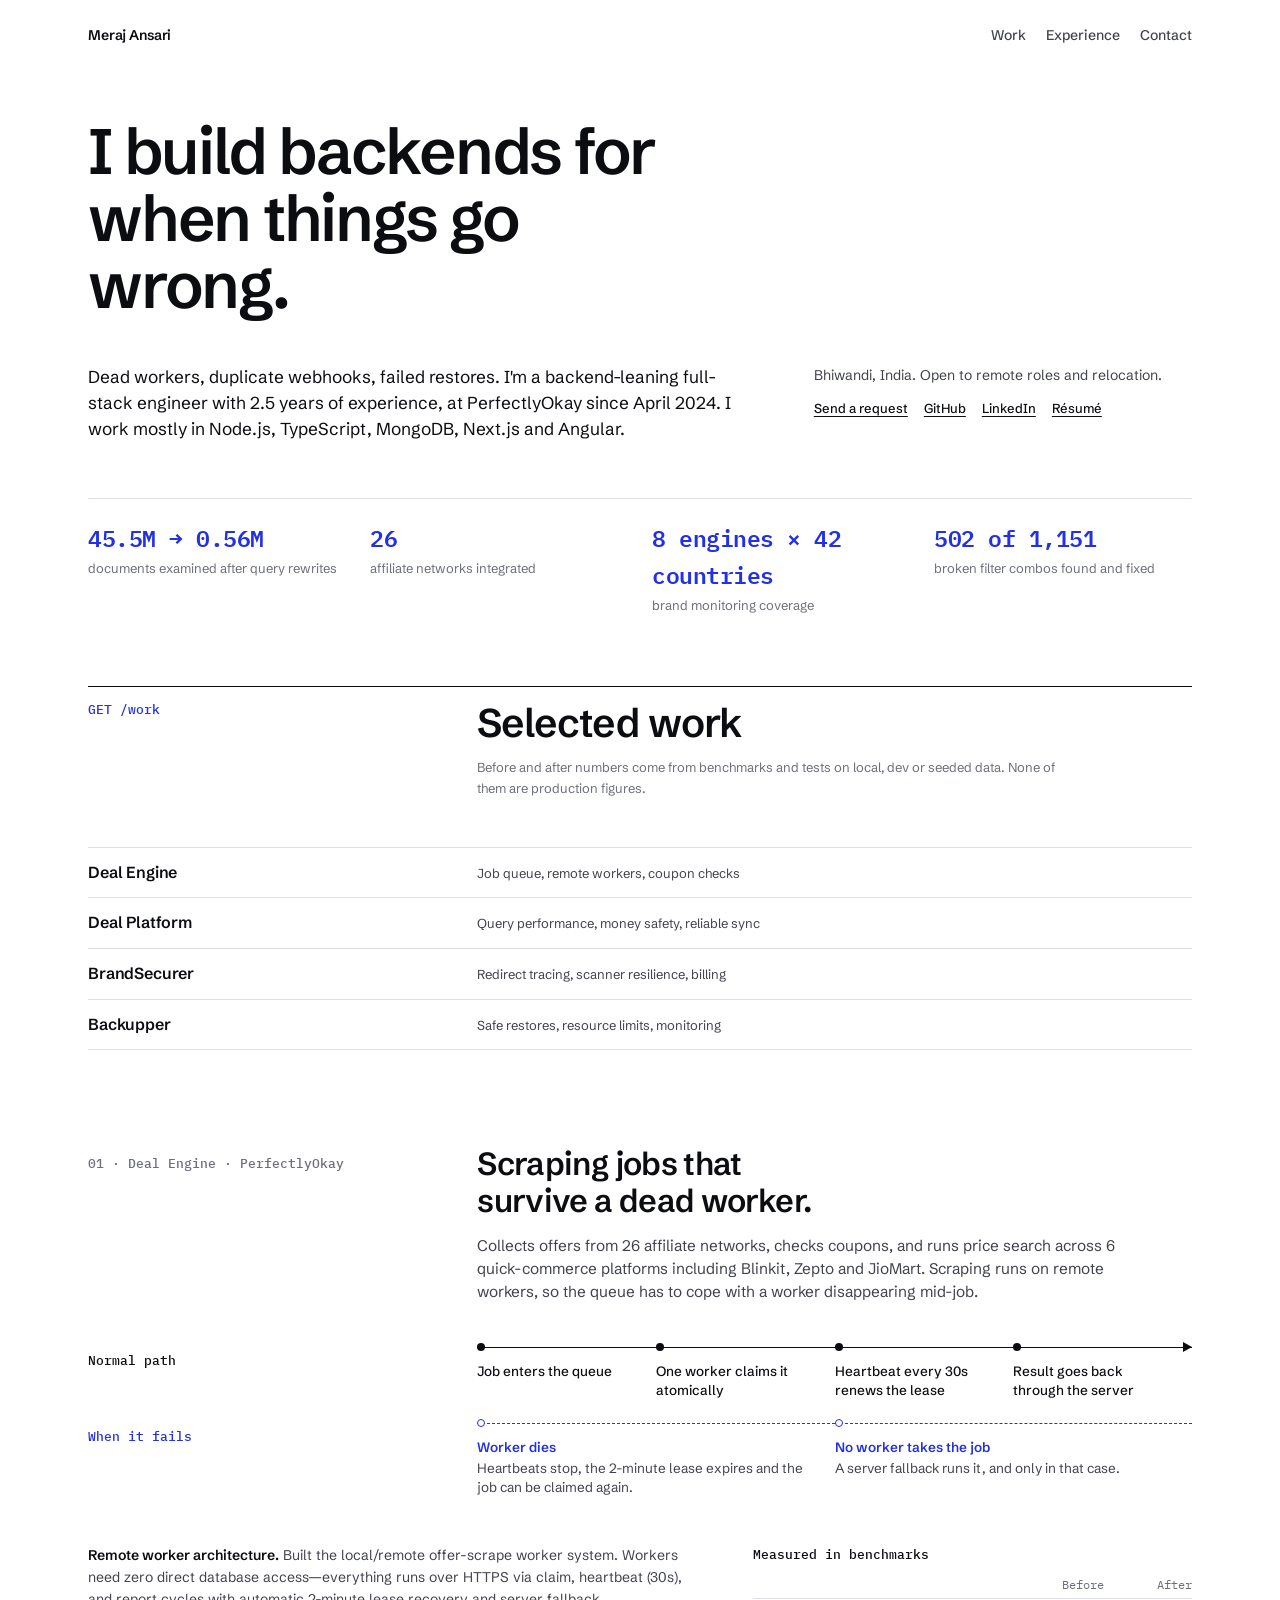
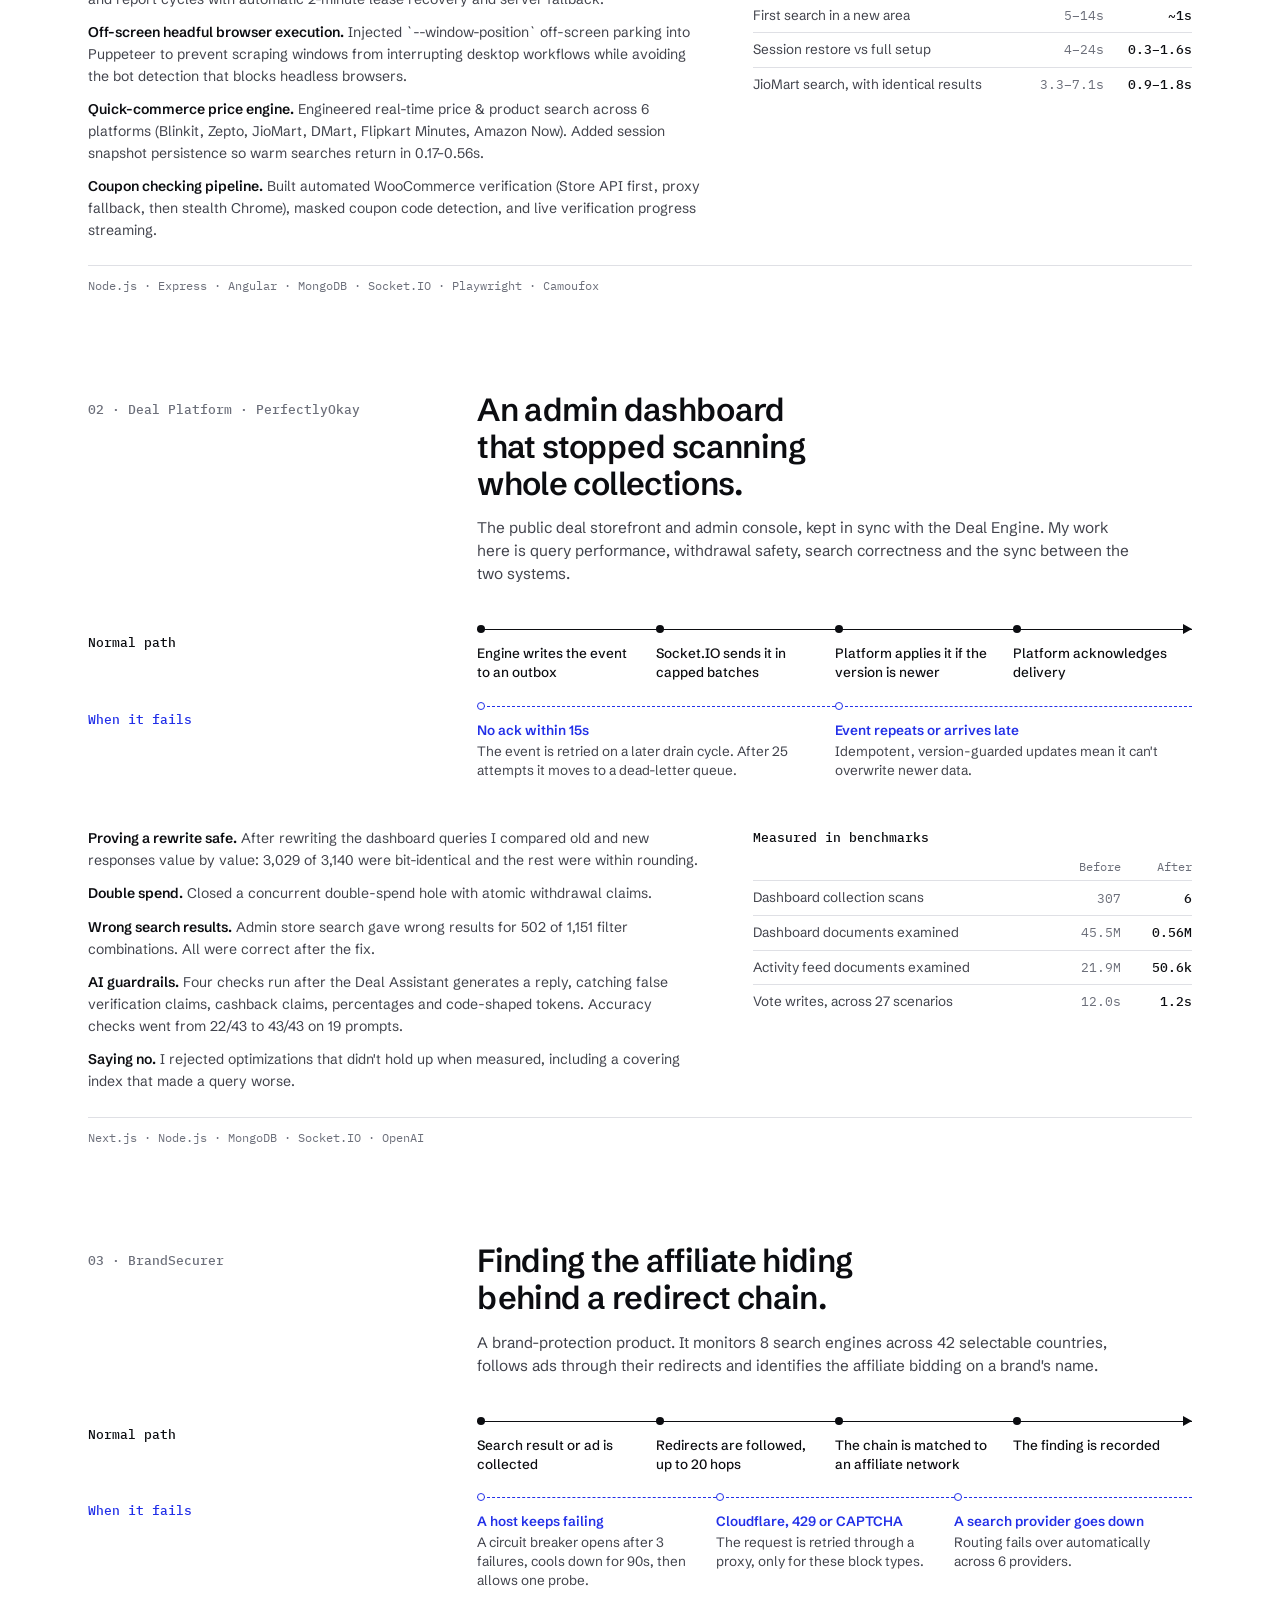
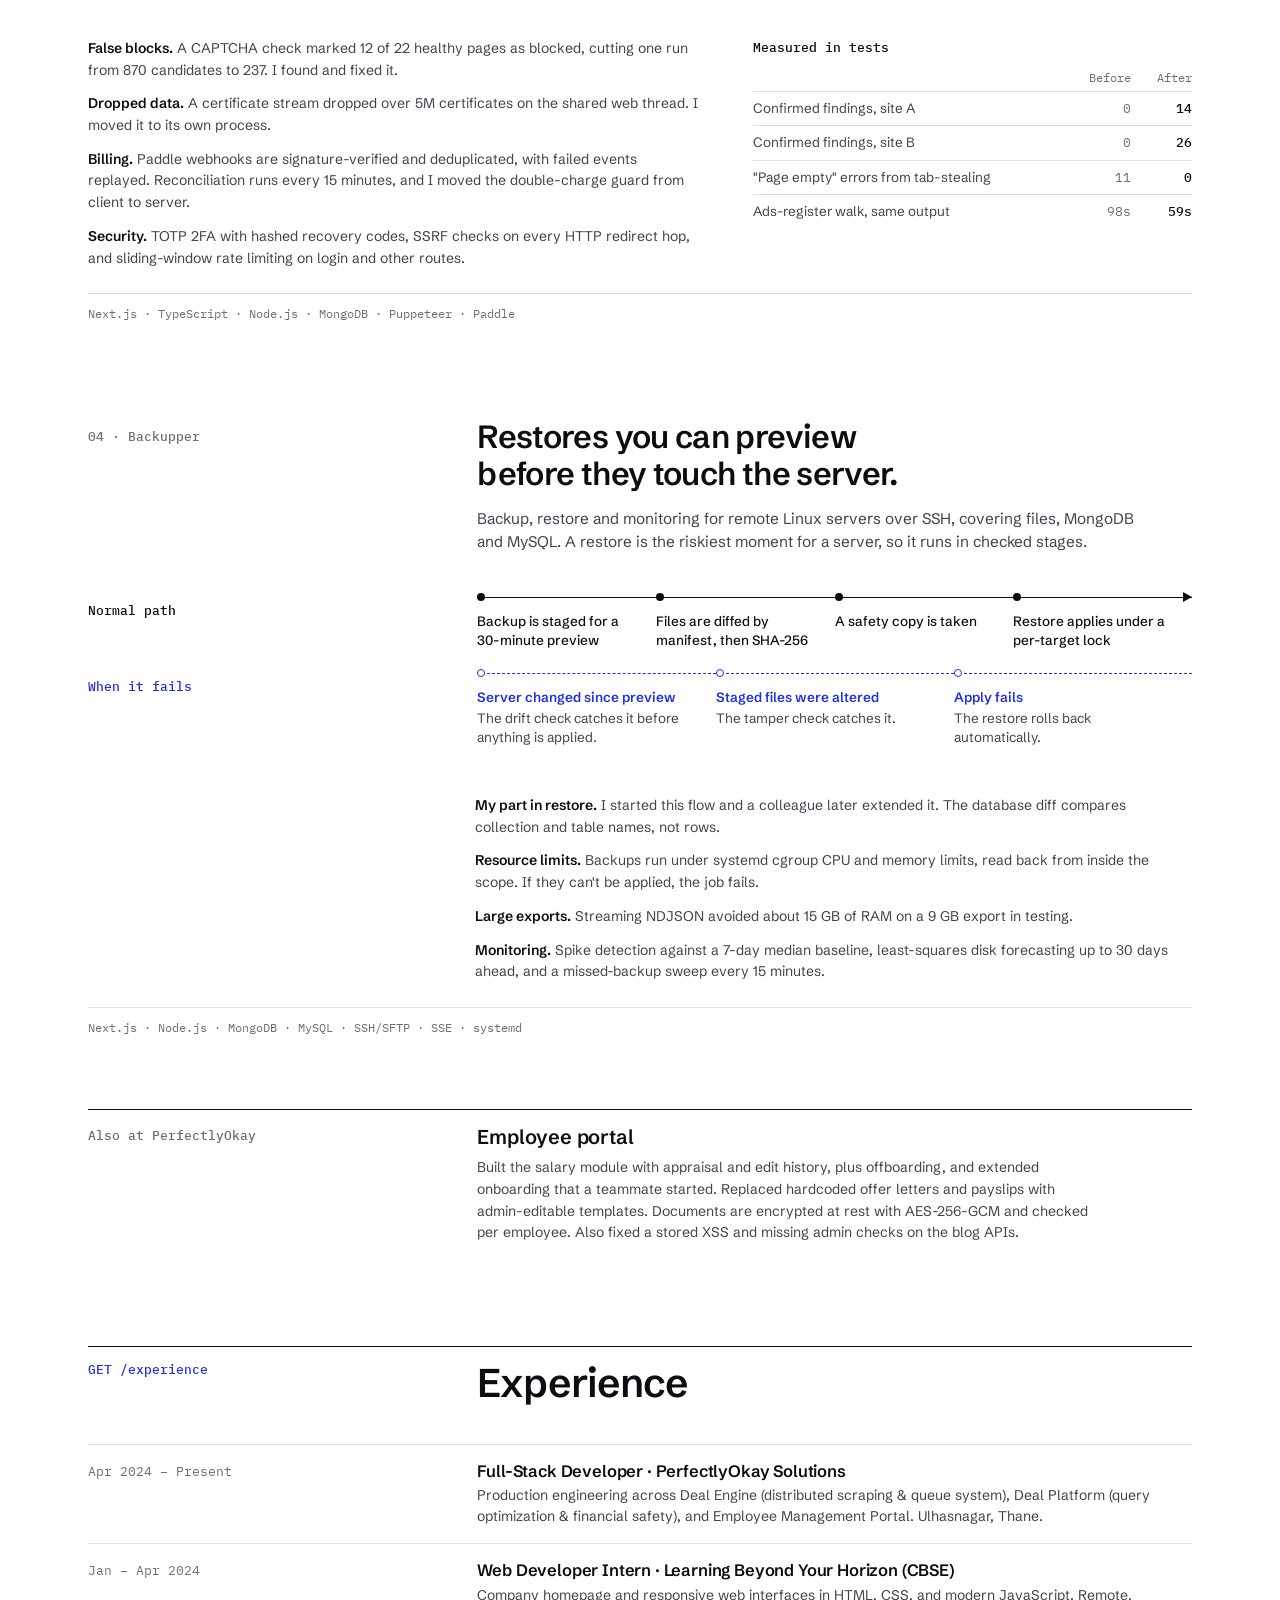
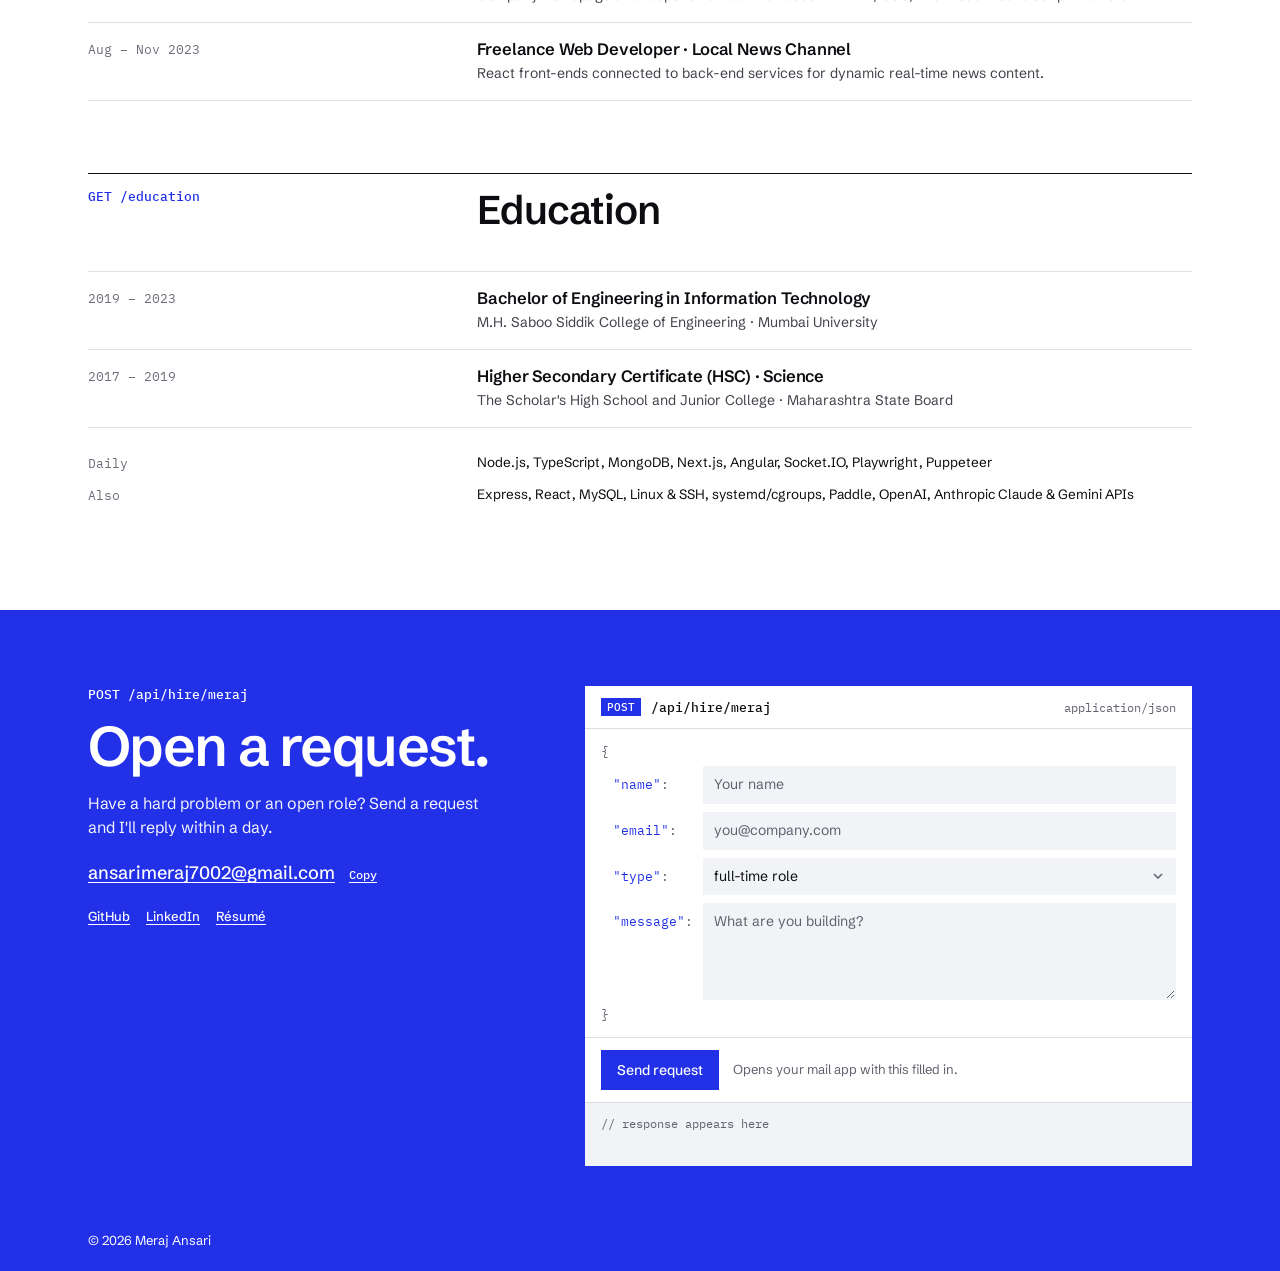
<file: index.html>
<!doctype html>
<html lang="en">
<head>
  <meta charset="utf-8" />
  <meta name="viewport" content="width=device-width, initial-scale=1" />
  <title>Meraj Ansari · Full-Stack Engineer</title>
  <meta name="description" content="Backend-leaning full-stack engineer with 2.5 years of experience. Job queues, reliable delivery, billing, query performance and safe restores." />
  <meta property="og:title" content="Meraj Ansari · Full-Stack Engineer" />
  <meta property="og:description" content="I build backends for when things go wrong: dead workers, duplicate webhooks, failed restores." />
  <meta property="og:type" content="website" />
  <meta property="og:image" content="og-image.svg" />
  <meta name="twitter:card" content="summary_large_image" />
  <meta name="twitter:title" content="Meraj Ansari · Full-Stack Engineer" />
  <meta name="twitter:description" content="I build backends for when things go wrong: dead workers, duplicate webhooks, failed restores." />
  <meta name="twitter:image" content="og-image.svg" />
  <meta name="color-scheme" content="light dark" />
  <meta name="theme-color" content="#ffffff" media="(prefers-color-scheme: light)" />
  <meta name="theme-color" content="#0c0d11" media="(prefers-color-scheme: dark)" />
  <link rel="icon" href="data:image/svg+xml,%3Csvg xmlns='http://www.w3.org/2000/svg' viewBox='0 0 32 32'%3E%3Crect width='32' height='32' fill='%232230e8'/%3E%3Cpath d='M7 24V8h3.4l5.6 8 5.6-8H25v16h-3.4V14l-5.6 8-5.6-8v10z' fill='%23fff'/%3E%3C/svg%3E" />
  <link rel="preconnect" href="https://fonts.googleapis.com" />
  <link rel="preconnect" href="https://fonts.gstatic.com" crossorigin />
  <link href="https://fonts.googleapis.com/css2?family=IBM+Plex+Mono:wght@400;500&family=Schibsted+Grotesk:wght@400;500;600;700&display=swap" rel="stylesheet" />
  <link rel="stylesheet" href="styles.css" />
</head>
<body>

  <a href="#top" class="skip">Skip to content</a>

  <header class="top wrap" id="header">
    <a href="#top" class="brand">Meraj Ansari</a>
    <nav aria-label="Sections">
      <a href="#work">Work</a>
      <a href="#experience">Experience</a>
      <a href="#contact">Contact</a>
    </nav>
  </header>

  <main id="top">
    <section class="hero wrap">
      <h1 class="reveal">I build backends for when things go wrong.</h1>
      <div class="hero-foot reveal">
        <p class="lede">
          Dead workers, duplicate webhooks, failed restores. I'm a backend-leaning
          full-stack engineer with 2.5 years of experience, at PerfectlyOkay since
          April 2024. I work mostly in Node.js, TypeScript, MongoDB, Next.js and Angular.
        </p>
        <div class="hero-side">
          <p>Bhiwandi, India. Open to remote roles and relocation.</p>
          <p class="links">
            <a href="#contact">Send a request</a>
            <a data-link="github" target="_blank" rel="noopener">GitHub</a>
            <a data-link="linkedin" target="_blank" rel="noopener">LinkedIn</a>
            <a data-link="resume" download>Résumé</a>
          </p>
        </div>
      </div>

      <div class="numbers reveal">
        <dl class="num-grid">
          <div><dt>45.5M → 0.56M</dt><dd>documents examined after query rewrites</dd></div>
          <div><dt>26</dt><dd>affiliate networks integrated</dd></div>
          <div><dt>8 engines × 42 countries</dt><dd>brand monitoring coverage</dd></div>
          <div><dt>502 of 1,151</dt><dd>broken filter combos found and fixed</dd></div>
        </dl>
      </div>
    </section>

    <section class="wrap" id="work">
      <div class="sec-head">
        <p class="route">GET /work</p>
        <h2>Selected work</h2>
        <p class="sec-note">Before and after numbers come from benchmarks and tests on local, dev or seeded data. None of them are production figures.</p>
      </div>

      <ol class="index">
        <li><a href="#deal-engine"><span>01</span><b>Deal Engine</b><em>Job queue, remote workers, coupon checks</em></a></li>
        <li><a href="#deal-platform"><span>02</span><b>Deal Platform</b><em>Query performance, money safety, reliable sync</em></a></li>
        <li><a href="#brandsecurer"><span>03</span><b>BrandSecurer</b><em>Redirect tracing, scanner resilience, billing</em></a></li>
        <li><a href="#backupper"><span>04</span><b>Backupper</b><em>Safe restores, resource limits, monitoring</em></a></li>
      </ol>

      <!-- 01 -->
      <article class="case reveal" id="deal-engine">
        <p class="case-tag">01 · Deal Engine · PerfectlyOkay</p>
        <h3>Scraping jobs that survive a dead worker.</h3>
        <p class="case-sum">Collects offers from 26 affiliate networks, checks coupons, and runs price search across 6 quick-commerce platforms including Blinkit, Zepto and JioMart. Scraping runs on remote workers, so the queue has to cope with a worker disappearing mid-job.</p>

        <figure class="path" aria-label="How a scrape job moves through the queue">
          <figcaption>Normal path</figcaption>
          <ol class="steps">
            <li>Job enters the queue</li>
            <li>One worker claims it atomically</li>
            <li>Heartbeat every 30s renews the lease</li>
            <li>Result goes back through the server</li>
          </ol>
          <figcaption class="fail">When it fails</figcaption>
          <ul class="fails">
            <li><b>Worker dies</b>Heartbeats stop, the 2-minute lease expires and the job can be claimed again.</li>
            <li><b>No worker takes the job</b>A server fallback runs it, and only in that case.</li>
          </ul>
        </figure>

        <div class="case-body">
          <ul class="did">
            <li><b>Remote worker architecture.</b> Built the local/remote offer-scrape worker system. Workers need zero direct database access—everything runs over HTTPS via claim, heartbeat (30s), and report cycles with automatic 2-minute lease recovery and server fallback.</li>
            <li><b>Off-screen headful browser execution.</b> Injected `--window-position` off-screen parking into Puppeteer to prevent scraping windows from interrupting desktop workflows while avoiding the bot detection that blocks headless browsers.</li>
            <li><b>Quick-commerce price engine.</b> Engineered real-time price & product search across 6 platforms (Blinkit, Zepto, JioMart, DMart, Flipkart Minutes, Amazon Now). Added session snapshot persistence so warm searches return in 0.17–0.56s.</li>
            <li><b>Coupon checking pipeline.</b> Built automated WooCommerce verification (Store API first, proxy fallback, then stealth Chrome), masked coupon code detection, and live verification progress streaming.</li>
          </ul>
          <table class="measured">
            <caption>Measured in benchmarks</caption>
            <thead><tr><th scope="col"></th><th scope="col">Before</th><th scope="col">After</th></tr></thead>
            <tbody>
              <tr><th scope="row">First search in a new area</th><td>5–14s</td><td>~1s</td></tr>
              <tr><th scope="row">Session restore vs full setup</th><td>4–24s</td><td>0.3–1.6s</td></tr>
              <tr><th scope="row">JioMart search, with identical results</th><td>3.3–7.1s</td><td>0.9–1.8s</td></tr>
            </tbody>
          </table>
        </div>
        <p class="stack">Node.js · Express · Angular · MongoDB · Socket.IO · Playwright · Camoufox</p>
      </article>

      <!-- 02 -->
      <article class="case reveal" id="deal-platform">
        <p class="case-tag">02 · Deal Platform · PerfectlyOkay</p>
        <h3>An admin dashboard that stopped scanning whole collections.</h3>
        <p class="case-sum">The public deal storefront and admin console, kept in sync with the Deal Engine. My work here is query performance, withdrawal safety, search correctness and the sync between the two systems.</p>

        <figure class="path" aria-label="How an offer update travels from the Engine to the Platform">
          <figcaption>Normal path</figcaption>
          <ol class="steps">
            <li>Engine writes the event to an outbox</li>
            <li>Socket.IO sends it in capped batches</li>
            <li>Platform applies it if the version is newer</li>
            <li>Platform acknowledges delivery</li>
          </ol>
          <figcaption class="fail">When it fails</figcaption>
          <ul class="fails">
            <li><b>No ack within 15s</b>The event is retried on a later drain cycle. After 25 attempts it moves to a dead-letter queue.</li>
            <li><b>Event repeats or arrives late</b>Idempotent, version-guarded updates mean it can't overwrite newer data.</li>
          </ul>
        </figure>

        <div class="case-body">
          <ul class="did">
            <li><b>Proving a rewrite safe.</b> After rewriting the dashboard queries I compared old and new responses value by value: 3,029 of 3,140 were bit-identical and the rest were within rounding.</li>
            <li><b>Double spend.</b> Closed a concurrent double-spend hole with atomic withdrawal claims.</li>
            <li><b>Wrong search results.</b> Admin store search gave wrong results for 502 of 1,151 filter combinations. All were correct after the fix.</li>
            <li><b>AI guardrails.</b> Four checks run after the Deal Assistant generates a reply, catching false verification claims, cashback claims, percentages and code-shaped tokens. Accuracy checks went from 22/43 to 43/43 on 19 prompts.</li>
            <li><b>Saying no.</b> I rejected optimizations that didn't hold up when measured, including a covering index that made a query worse.</li>
          </ul>
          <table class="measured">
            <caption>Measured in benchmarks</caption>
            <thead><tr><th scope="col"></th><th scope="col">Before</th><th scope="col">After</th></tr></thead>
            <tbody>
              <tr><th scope="row">Dashboard collection scans</th><td>307</td><td>6</td></tr>
              <tr><th scope="row">Dashboard documents examined</th><td>45.5M</td><td>0.56M</td></tr>
              <tr><th scope="row">Activity feed documents examined</th><td>21.9M</td><td>50.6k</td></tr>
              <tr><th scope="row">Vote writes, across 27 scenarios</th><td>12.0s</td><td>1.2s</td></tr>
            </tbody>
          </table>
        </div>
        <p class="stack">Next.js · Node.js · MongoDB · Socket.IO · OpenAI</p>
      </article>

      <!-- 03 -->
      <article class="case reveal" id="brandsecurer">
        <p class="case-tag">03 · BrandSecurer</p>
        <h3>Finding the affiliate hiding behind a redirect chain.</h3>
        <p class="case-sum">A brand-protection product. It monitors 8 search engines across 42 selectable countries, follows ads through their redirects and identifies the affiliate bidding on a brand's name.</p>

        <figure class="path" aria-label="How an ad is traced to an affiliate">
          <figcaption>Normal path</figcaption>
          <ol class="steps">
            <li>Search result or ad is collected</li>
            <li>Redirects are followed, up to 20 hops</li>
            <li>The chain is matched to an affiliate network</li>
            <li>The finding is recorded</li>
          </ol>
          <figcaption class="fail">When it fails</figcaption>
          <ul class="fails">
            <li><b>A host keeps failing</b>A circuit breaker opens after 3 failures, cools down for 90s, then allows one probe.</li>
            <li><b>Cloudflare, 429 or CAPTCHA</b>The request is retried through a proxy, only for these block types.</li>
            <li><b>A search provider goes down</b>Routing fails over automatically across 6 providers.</li>
          </ul>
        </figure>

        <div class="case-body">
          <ul class="did">
            <li><b>False blocks.</b> A CAPTCHA check marked 12 of 22 healthy pages as blocked, cutting one run from 870 candidates to 237. I found and fixed it.</li>
            <li><b>Dropped data.</b> A certificate stream dropped over 5M certificates on the shared web thread. I moved it to its own process.</li>
            <li><b>Billing.</b> Paddle webhooks are signature-verified and deduplicated, with failed events replayed. Reconciliation runs every 15 minutes, and I moved the double-charge guard from client to server.</li>
            <li><b>Security.</b> TOTP 2FA with hashed recovery codes, SSRF checks on every HTTP redirect hop, and sliding-window rate limiting on login and other routes.</li>
          </ul>
          <table class="measured">
            <caption>Measured in tests</caption>
            <thead><tr><th scope="col"></th><th scope="col">Before</th><th scope="col">After</th></tr></thead>
            <tbody>
              <tr><th scope="row">Confirmed findings, site A</th><td>0</td><td>14</td></tr>
              <tr><th scope="row">Confirmed findings, site B</th><td>0</td><td>26</td></tr>
              <tr><th scope="row">"Page empty" errors from tab-stealing</th><td>11</td><td>0</td></tr>
              <tr><th scope="row">Ads-register walk, same output</th><td>98s</td><td>59s</td></tr>
            </tbody>
          </table>
        </div>
        <p class="stack">Next.js · TypeScript · Node.js · MongoDB · Puppeteer · Paddle</p>
      </article>

      <!-- 04 -->
      <article class="case reveal" id="backupper">
        <p class="case-tag">04 · Backupper</p>
        <h3>Restores you can preview before they touch the server.</h3>
        <p class="case-sum">Backup, restore and monitoring for remote Linux servers over SSH, covering files, MongoDB and MySQL. A restore is the riskiest moment for a server, so it runs in checked stages.</p>

        <figure class="path" aria-label="The stages of a restore">
          <figcaption>Normal path</figcaption>
          <ol class="steps">
            <li>Backup is staged for a 30-minute preview</li>
            <li>Files are diffed by manifest, then SHA-256</li>
            <li>A safety copy is taken</li>
            <li>Restore applies under a per-target lock</li>
          </ol>
          <figcaption class="fail">When it fails</figcaption>
          <ul class="fails">
            <li><b>Server changed since preview</b>The drift check catches it before anything is applied.</li>
            <li><b>Staged files were altered</b>The tamper check catches it.</li>
            <li><b>Apply fails</b>The restore rolls back automatically.</li>
          </ul>
        </figure>

        <div class="case-body solo">
          <ul class="did">
            <li><b>My part in restore.</b> I started this flow and a colleague later extended it. The database diff compares collection and table names, not rows.</li>
            <li><b>Resource limits.</b> Backups run under systemd cgroup CPU and memory limits, read back from inside the scope. If they can't be applied, the job fails.</li>
            <li><b>Large exports.</b> Streaming NDJSON avoided about 15 GB of RAM on a 9 GB export in testing.</li>
            <li><b>Monitoring.</b> Spike detection against a 7-day median baseline, least-squares disk forecasting up to 30 days ahead, and a missed-backup sweep every 15 minutes.</li>
          </ul>
        </div>
        <p class="stack">Next.js · Node.js · MongoDB · MySQL · SSH/SFTP · SSE · systemd</p>
      </article>

      <aside class="also">
        <p class="case-tag">Also at PerfectlyOkay</p>
        <div>
          <h3>Employee portal</h3>
          <p>Built the salary module with appraisal and edit history, plus offboarding, and extended onboarding that a teammate started. Replaced hardcoded offer letters and payslips with admin-editable templates. Documents are encrypted at rest with AES-256-GCM and checked per employee. Also fixed a stored XSS and missing admin checks on the blog APIs.</p>
        </div>
      </aside>
    </section>

    <section class="wrap" id="experience">
      <div class="sec-head">
        <p class="route">GET /experience</p>
        <h2>Experience</h2>
      </div>
      <ol class="exp">
        <li>
          <span>Apr 2024 – Present</span>
          <div><h3>Full-Stack Developer · PerfectlyOkay Solutions</h3><p>Production engineering across Deal Engine (distributed scraping & queue system), Deal Platform (query optimization & financial safety), and Employee Management Portal. Ulhasnagar, Thane.</p></div>
        </li>
        <li>
          <span>Jan – Apr 2024</span>
          <div><h3>Web Developer Intern · Learning Beyond Your Horizon (CBSE)</h3><p>Company homepage and responsive web interfaces in HTML, CSS, and modern JavaScript. Remote.</p></div>
        </li>
        <li>
          <span>Aug – Nov 2023</span>
          <div><h3>Freelance Web Developer · Local News Channel</h3><p>React front-ends connected to back-end services for dynamic real-time news content.</p></div>
        </li>
      </ol>

      <div class="sec-head" style="margin-top: clamp(48px, 6vw, 72px);">
        <p class="route">GET /education</p>
        <h2>Education</h2>
      </div>
      <ol class="exp">
        <li>
          <span>2019 – 2023</span>
          <div>
            <h3>Bachelor of Engineering in Information Technology</h3>
            <p>M.H. Saboo Siddik College of Engineering · Mumbai University</p>
          </div>
        </li>
        <li>
          <span>2017 – 2019</span>
          <div>
            <h3>Higher Secondary Certificate (HSC) · Science</h3>
            <p>The Scholar's High School and Junior College · Maharashtra State Board</p>
          </div>
        </li>
      </ol>

      <dl class="skills">
        <div><dt>Daily</dt><dd>Node.js, TypeScript, MongoDB, Next.js, Angular, Socket.IO, Playwright, Puppeteer</dd></div>
        <div><dt>Also</dt><dd>Express, React, MySQL, Linux & SSH, systemd/cgroups, Paddle, OpenAI, Anthropic Claude & Gemini APIs</dd></div>
      </dl>
    </section>
  </main>

  <section class="contact" id="contact">
    <div class="wrap contact-grid">
      <div class="contact-side">
        <p class="route">POST /api/hire/meraj</p>
        <h2>Open a request.</h2>
        <p>Have a hard problem or an open role? Send a request and I'll reply within a day.</p>
        <p class="mail" data-needs="email"><a id="emailLink"></a><button type="button" id="copyBtn">Copy</button></p>
        <p class="links">
          <a data-link="github" target="_blank" rel="noopener">GitHub</a>
          <a data-link="linkedin" target="_blank" rel="noopener">LinkedIn</a>
          <a data-link="resume" download>Résumé</a>
        </p>
      </div>

      <form class="api" id="hireForm" novalidate>
        <div class="api-bar">
          <span class="api-method">POST</span>
          <span>/api/hire/meraj</span>
          <span class="api-type">application/json</span>
        </div>
        <div class="api-body">
          <span class="brace">{</span>
          <label class="api-field"><span class="key">"name"</span><input name="name" required autocomplete="name" placeholder="Your name" /></label>
          <label class="api-field"><span class="key">"email"</span><input name="email" type="email" required autocomplete="email" placeholder="you@company.com" /></label>
          <label class="api-field"><span class="key">"type"</span>
            <select name="type">
              <option>full-time role</option>
              <option>contract</option>
              <option>collaboration</option>
              <option>just saying hi</option>
            </select>
          </label>
          <label class="api-field"><span class="key">"message"</span><textarea name="message" rows="4" required placeholder="What are you building?"></textarea></label>
          <span class="brace">}</span>
        </div>
        <div class="api-foot">
          <button class="send" type="submit">Send request</button>
          <span>Opens your mail app with this filled in.</span>
        </div>
        <pre class="api-resp" id="apiResp" aria-live="polite"><span class="dim">// response appears here</span></pre>
      </form>
    </div>
    <footer class="wrap footer">© 2026 Meraj Ansari</footer>
  </section>

  <script src="main.js"></script>
</body>
</html>
</file>
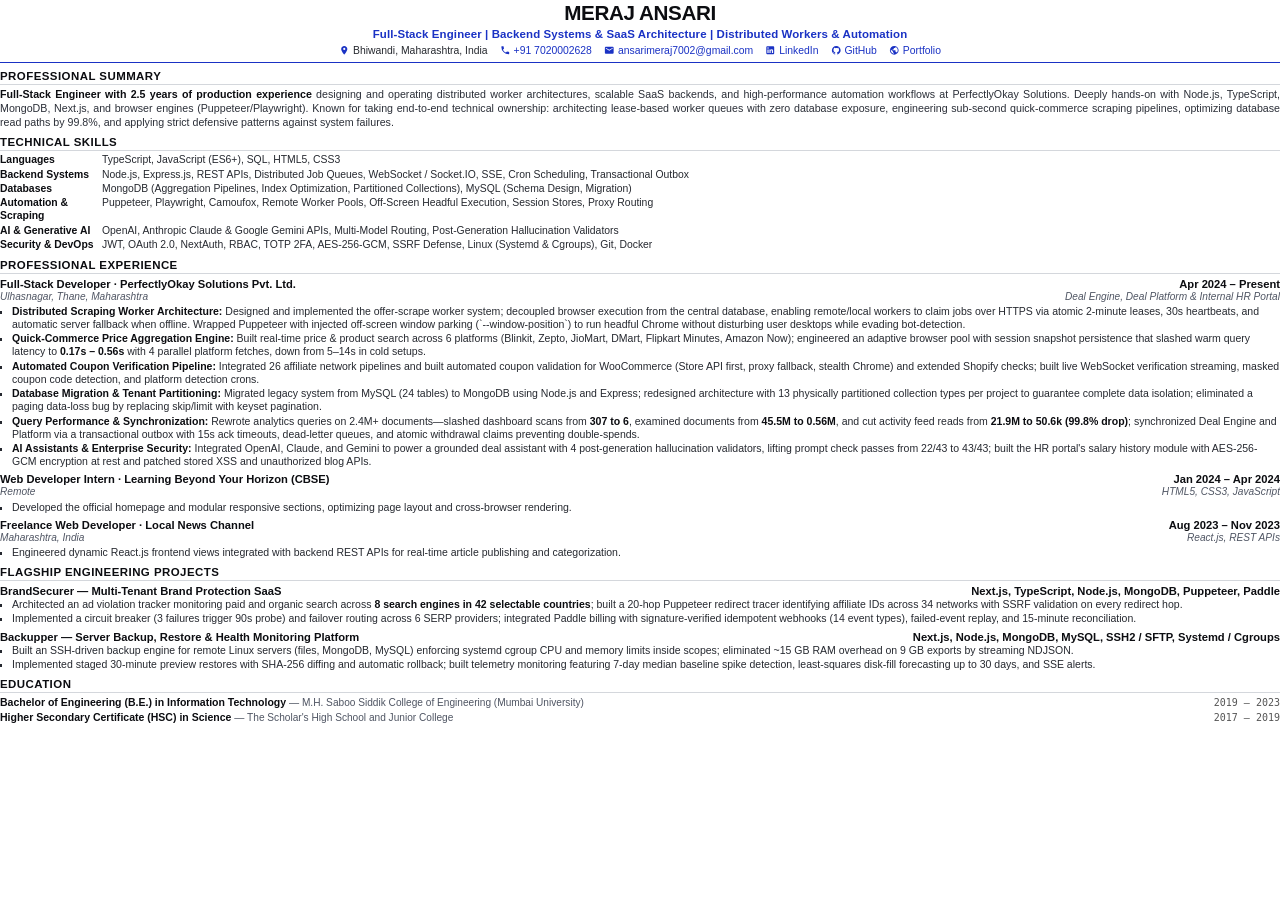
<file: resume.html>
<!DOCTYPE html>
<html lang="en">
<head>
  <meta charset="UTF-8">
  <title>Meraj Ansari - Full-Stack &amp; Backend Engineer - Resume</title>
  <style>
    @page {
      size: letter;
      margin: 0.28in 0.38in 0.26in 0.38in;
    }
    * {
      box-sizing: border-box;
      margin: 0;
      padding: 0;
    }
    body {
      font-family: -apple-system, BlinkMacSystemFont, "Segoe UI", Roboto, "Helvetica Neue", Arial, sans-serif;
      color: #11141a;
      background: #ffffff;
      font-size: 8.2pt;
      line-height: 1.25;
      -webkit-font-smoothing: antialiased;
    }
    a {
      color: #1a32c4;
      text-decoration: none;
    }
    a:hover {
      text-decoration: underline;
    }
    .header {
      text-align: center;
      margin-bottom: 6px;
      border-bottom: 1.5px solid #1a32c4;
      padding-bottom: 5px;
    }
    h1 {
      font-size: 15.5pt;
      font-weight: 700;
      letter-spacing: -0.02em;
      color: #0c0d11;
      text-transform: uppercase;
      margin-bottom: 1px;
    }
    .headline {
      font-size: 8.6pt;
      font-weight: 600;
      color: #1a32c4;
      margin-bottom: 3px;
      letter-spacing: 0.01em;
    }
    .contact-line {
      font-size: 7.8pt;
      color: #3b404a;
      display: flex;
      justify-content: center;
      align-items: center;
      gap: 12px;
      flex-wrap: wrap;
    }
    .contact-item {
      display: inline-flex;
      align-items: center;
      gap: 3.5px;
      color: #272a30;
      text-decoration: none;
    }
    .contact-item svg {
      width: 10.5px;
      height: 10.5px;
      fill: #1a32c4;
      flex-shrink: 0;
    }
    .contact-item span {
      color: #1a32c4;
      font-weight: 500;
    }
    .section {
      margin-bottom: 5.5px;
    }
    .section:last-child {
      margin-bottom: 0;
    }
    .section-title {
      font-size: 8.6pt;
      font-weight: 700;
      text-transform: uppercase;
      letter-spacing: 0.04em;
      color: #0c0d11;
      border-bottom: 1px solid #d4d7dc;
      padding-bottom: 1px;
      margin-bottom: 3px;
    }
    .summary-text {
      font-size: 8pt;
      color: #2b2f38;
      line-height: 1.28;
      text-align: justify;
    }
    .exp-item {
      margin-bottom: 4.5px;
    }
    .exp-item:last-child {
      margin-bottom: 0;
    }
    .item-header {
      display: flex;
      justify-content: space-between;
      font-size: 8.4pt;
      font-weight: 700;
      color: #0c0d11;
    }
    .item-sub {
      display: flex;
      justify-content: space-between;
      font-size: 7.6pt;
      font-style: italic;
      color: #4f5563;
      margin-bottom: 1.5px;
    }
    .item-tags {
      font-size: 7.4pt;
      font-family: ui-monospace, SFMono-Regular, Menlo, Monaco, Consolas, monospace;
      color: #1a32c4;
      font-weight: 600;
      margin-bottom: 1.5px;
    }
    ul {
      list-style-type: square;
      padding-left: 12px;
    }
    li {
      margin-bottom: 1.5px;
      font-size: 7.9pt;
      color: #262930;
      line-height: 1.23;
    }
    li:last-child {
      margin-bottom: 0;
    }
    strong {
      color: #0c0d11;
      font-weight: 600;
    }
    .skills-grid {
      display: grid;
      grid-template-columns: 96px 1fr;
      gap: 1.5px 6px;
      font-size: 7.8pt;
      line-height: 1.24;
    }
    .skill-cat {
      font-weight: 700;
      color: #0c0d11;
      text-transform: capitalize;
    }
    .skill-vals {
      color: #262930;
    }
    .edu-item {
      display: flex;
      justify-content: space-between;
      align-items: baseline;
      font-size: 7.9pt;
      margin-bottom: 1px;
    }
    .edu-title {
      font-weight: 600;
      color: #0c0d11;
    }
    .edu-inst {
      color: #4f5563;
      font-size: 7.6pt;
    }
    .edu-date {
      font-size: 7.5pt;
      color: #555;
      font-family: ui-monospace, SFMono-Regular, Menlo, Monaco, Consolas, monospace;
      white-space: nowrap;
    }
    @media print {
      body {
        print-color-adjust: exact;
        -webkit-print-color-adjust: exact;
      }
    }
  </style>
</head>
<body>

  <div class="header">
    <h1>Meraj Ansari</h1>
    <div class="headline">Full-Stack Engineer | Backend Systems &amp; SaaS Architecture | Distributed Workers &amp; Automation</div>
    <div class="contact-line">
      <!-- Location -->
      <span class="contact-item">
        <svg viewBox="0 0 24 24"><path d="M12 2C8.13 2 5 5.13 5 9c0 5.25 7 13 7 13s7-7.75 7-13c0-3.87-3.13-7-7-7zm0 9.5a2.5 2.5 0 010-5 2.5 2.5 0 010 5z"/></svg>
        Bhiwandi, Maharashtra, India
      </span>
      <!-- Phone -->
      <a href="tel:+917020002628" class="contact-item">
        <svg viewBox="0 0 24 24"><path d="M6.62 10.79a15.05 15.05 0 006.59 6.59l2.2-2.2a1 1 0 011.02-.24 11.36 11.36 0 003.58.57 1 1 0 011 1V20a1 1 0 01-1 1A17 17 0 013 4a1 1 0 011-1h3.5a1 1 0 011 1 11.36 11.36 0 00.57 3.58 1 1 0 01-.24 1.02l-2.21 2.19z"/></svg>
        <span>+91 7020002628</span>
      </a>
      <!-- Email -->
      <a href="mailto:ansarimeraj7002@gmail.com" class="contact-item">
        <svg viewBox="0 0 24 24"><path d="M20 4H4c-1.1 0-2 .9-2 2v12c0 1.1.9 2 2 2h16c1.1 0 2-.9 2-2V6c0-1.1-.9-2-2-2zm0 4l-8 5-8-5V6l8 5 8-5v2z"/></svg>
        <span>ansarimeraj7002@gmail.com</span>
      </a>
      <!-- LinkedIn -->
      <a href="https://www.linkedin.com/in/meraj-ansari-4b37bb190" target="_blank" class="contact-item">
        <svg viewBox="0 0 24 24"><path d="M19 3a2 2 0 012 2v14a2 2 0 01-2 2H5a2 2 0 01-2-2V5a2 2 0 012-2h14m-.5 15.5v-5.3a3.26 3.26 0 00-3.26-3.26c-.85 0-1.84.52-2.28 1.3v-1.11h-2.79v8.37h2.79v-4.93c0-.77.62-1.4 1.39-1.4a1.4 1.4 0 011.4 1.4v4.93h2.75M6.88 8.56a1.68 1.68 0 001.68-1.68c0-.93-.75-1.69-1.68-1.69a1.69 1.69 0 00-1.69 1.69c0 .93.76 1.68 1.69 1.68m1.39 9.94v-8.37H5.5v8.37h2.77z"/></svg>
        <span>LinkedIn</span>
      </a>
      <!-- GitHub -->
      <a href="https://github.com/Meraj-7002" target="_blank" class="contact-item">
        <svg viewBox="0 0 24 24"><path d="M12 2A10 10 0 002 12c0 4.42 2.87 8.17 6.84 9.5.5.08.66-.23.66-.5v-1.69c-2.77.6-3.36-1.34-3.36-1.34-.46-1.16-1.11-1.47-1.11-1.47-.91-.62.07-.6.07-.6 1 .07 1.53 1.03 1.53 1.03.87 1.52 2.34 1.07 2.91.83.1-.65.35-1.09.63-1.34-2.22-.25-4.55-1.11-4.55-4.92 0-1.11.38-2 1.03-2.71-.1-.25-.45-1.29.1-2.64 0 0 .84-.27 2.75 1.02.79-.22 1.65-.33 2.5-.33.85 0 1.71.11 2.5.33 1.91-1.29 2.75-1.02 2.75-1.02.55 1.35.2 2.39.1 2.64.65.71 1.03 1.6 1.03 2.71 0 3.82-2.34 4.66-4.57 4.91.36.31.69.92.69 1.85V21c0 .27.16.59.67.5C19.14 20.16 22 16.42 22 12A10 10 0 0012 2z"/></svg>
        <span>GitHub</span>
      </a>
      <!-- Portfolio -->
      <a href="https://meraj-7002.github.io/meraj_portfolio" target="_blank" class="contact-item">
        <svg viewBox="0 0 24 24"><path d="M12 2C6.48 2 2 6.48 2 12s4.48 10 10 10 10-4.48 10-10S17.52 2 12 2zm-1 17.93c-3.95-.49-7-3.85-7-7.93 0-.62.08-1.21.21-1.79L9 15v1c0 1.1.9 2 2 2v1.93zm6.9-2.54c-.26-.81-1-1.39-1.9-1.39h-1v-3c0-.55-.45-1-1-1H8v-2h2c.55 0 1-.45 1-1V7h2c1.1 0 2-.9 2-2v-.41c2.93 1.19 5 4.06 5 7.41 0 2.08-.8 3.97-2.1 5.39z"/></svg>
        <span>Portfolio</span>
      </a>
    </div>
  </div>

  <div class="section">
    <div class="section-title">Professional Summary</div>
    <div class="summary-text">
      <strong>Full-Stack Engineer with 2.5 years of production experience</strong> designing and operating distributed worker architectures, scalable SaaS backends, and high-performance automation workflows at PerfectlyOkay Solutions. Deeply hands-on with Node.js, TypeScript, MongoDB, Next.js, and browser engines (Puppeteer/Playwright). Known for taking end-to-end technical ownership: architecting lease-based worker queues with zero database exposure, engineering sub-second quick-commerce scraping pipelines, optimizing database read paths by 99.8%, and applying strict defensive patterns against system failures.
    </div>
  </div>

  <div class="section">
    <div class="section-title">Technical Skills</div>
    <div class="skills-grid">
      <div class="skill-cat">Languages</div>
      <div class="skill-vals">TypeScript, JavaScript (ES6+), SQL, HTML5, CSS3</div>
      
      <div class="skill-cat">Backend Systems</div>
      <div class="skill-vals">Node.js, Express.js, REST APIs, Distributed Job Queues, WebSocket / Socket.IO, SSE, Cron Scheduling, Transactional Outbox</div>
      
      <div class="skill-cat">Databases</div>
      <div class="skill-vals">MongoDB (Aggregation Pipelines, Index Optimization, Partitioned Collections), MySQL (Schema Design, Migration)</div>
      
      <div class="skill-cat">Automation &amp; Scraping</div>
      <div class="skill-vals">Puppeteer, Playwright, Camoufox, Remote Worker Pools, Off-Screen Headful Execution, Session Stores, Proxy Routing</div>
      
      <div class="skill-cat">AI &amp; Generative AI</div>
      <div class="skill-vals">OpenAI, Anthropic Claude &amp; Google Gemini APIs, Multi-Model Routing, Post-Generation Hallucination Validators</div>

      <div class="skill-cat">Security &amp; DevOps</div>
      <div class="skill-vals">JWT, OAuth 2.0, NextAuth, RBAC, TOTP 2FA, AES-256-GCM, SSRF Defense, Linux (Systemd &amp; Cgroups), Git, Docker</div>
    </div>
  </div>

  <div class="section">
    <div class="section-title">Professional Experience</div>
    
    <div class="exp-item">
      <div class="item-header">
        <span>Full-Stack Developer · PerfectlyOkay Solutions Pvt. Ltd.</span>
        <span>Apr 2024 – Present</span>
      </div>
      <div class="item-sub">
        <span>Ulhasnagar, Thane, Maharashtra</span>
        <span>Deal Engine, Deal Platform &amp; Internal HR Portal</span>
      </div>
      <ul>
        <li><strong>Distributed Scraping Worker Architecture:</strong> Designed and implemented the offer-scrape worker system; decoupled browser execution from the central database, enabling remote/local workers to claim jobs over HTTPS via atomic 2-minute leases, 30s heartbeats, and automatic server fallback when offline. Wrapped Puppeteer with injected off-screen window parking (`--window-position`) to run headful Chrome without disturbing user desktops while evading bot-detection.</li>
        <li><strong>Quick-Commerce Price Aggregation Engine:</strong> Built real-time price &amp; product search across 6 platforms (Blinkit, Zepto, JioMart, DMart, Flipkart Minutes, Amazon Now); engineered an adaptive browser pool with session snapshot persistence that slashed warm query latency to <strong>0.17s – 0.56s</strong> with 4 parallel platform fetches, down from 5–14s in cold setups.</li>
        <li><strong>Automated Coupon Verification Pipeline:</strong> Integrated 26 affiliate network pipelines and built automated coupon validation for WooCommerce (Store API first, proxy fallback, stealth Chrome) and extended Shopify checks; built live WebSocket verification streaming, masked coupon code detection, and platform detection crons.</li>
        <li><strong>Database Migration &amp; Tenant Partitioning:</strong> Migrated legacy system from MySQL (24 tables) to MongoDB using Node.js and Express; redesigned architecture with 13 physically partitioned collection types per project to guarantee complete data isolation; eliminated a paging data-loss bug by replacing skip/limit with keyset pagination.</li>
        <li><strong>Query Performance &amp; Synchronization:</strong> Rewrote analytics queries on 2.4M+ documents—slashed dashboard scans from <strong>307 to 6</strong>, examined documents from <strong>45.5M to 0.56M</strong>, and cut activity feed reads from <strong>21.9M to 50.6k (99.8% drop)</strong>; synchronized Deal Engine and Platform via a transactional outbox with 15s ack timeouts, dead-letter queues, and atomic withdrawal claims preventing double-spends.</li>
        <li><strong>AI Assistants &amp; Enterprise Security:</strong> Integrated OpenAI, Claude, and Gemini to power a grounded deal assistant with 4 post-generation hallucination validators, lifting prompt check passes from 22/43 to 43/43; built the HR portal's salary history module with AES-256-GCM encryption at rest and patched stored XSS and unauthorized blog APIs.</li>
      </ul>
    </div>

    <div class="exp-item">
      <div class="item-header">
        <span>Web Developer Intern · Learning Beyond Your Horizon (CBSE)</span>
        <span>Jan 2024 – Apr 2024</span>
      </div>
      <div class="item-sub">
        <span>Remote</span>
        <span>HTML5, CSS3, JavaScript</span>
      </div>
      <ul>
        <li>Developed the official homepage and modular responsive sections, optimizing page layout and cross-browser rendering.</li>
      </ul>
    </div>

    <div class="exp-item">
      <div class="item-header">
        <span>Freelance Web Developer · Local News Channel</span>
        <span>Aug 2023 – Nov 2023</span>
      </div>
      <div class="item-sub">
        <span>Maharashtra, India</span>
        <span>React.js, REST APIs</span>
      </div>
      <ul>
        <li>Engineered dynamic React.js frontend views integrated with backend REST APIs for real-time article publishing and categorization.</li>
      </ul>
    </div>
  </div>

  <div class="section">
    <div class="section-title">Flagship Engineering Projects</div>

    <div class="exp-item">
      <div class="item-header">
        <span>BrandSecurer — Multi-Tenant Brand Protection SaaS</span>
        <span>Next.js, TypeScript, Node.js, MongoDB, Puppeteer, Paddle</span>
      </div>
      <ul>
        <li>Architected an ad violation tracker monitoring paid and organic search across <strong>8 search engines in 42 selectable countries</strong>; built a 20-hop Puppeteer redirect tracer identifying affiliate IDs across 34 networks with SSRF validation on every redirect hop.</li>
        <li>Implemented a circuit breaker (3 failures trigger 90s probe) and failover routing across 6 SERP providers; integrated Paddle billing with signature-verified idempotent webhooks (14 event types), failed-event replay, and 15-minute reconciliation.</li>
      </ul>
    </div>

    <div class="exp-item">
      <div class="item-header">
        <span>Backupper — Server Backup, Restore &amp; Health Monitoring Platform</span>
        <span>Next.js, Node.js, MongoDB, MySQL, SSH2 / SFTP, Systemd / Cgroups</span>
      </div>
      <ul>
        <li>Built an SSH-driven backup engine for remote Linux servers (files, MongoDB, MySQL) enforcing systemd cgroup CPU and memory limits inside scopes; eliminated ~15 GB RAM overhead on 9 GB exports by streaming NDJSON.</li>
        <li>Implemented staged 30-minute preview restores with SHA-256 diffing and automatic rollback; built telemetry monitoring featuring 7-day median baseline spike detection, least-squares disk-fill forecasting up to 30 days, and SSE alerts.</li>
      </ul>
    </div>
  </div>

  <div class="section">
    <div class="section-title">Education</div>
    <div class="edu-item">
      <div>
        <span class="edu-title">Bachelor of Engineering (B.E.) in Information Technology</span>
        <span class="edu-inst"> — M.H. Saboo Siddik College of Engineering (Mumbai University)</span>
      </div>
      <span class="edu-date">2019 – 2023</span>
    </div>
    <div class="edu-item">
      <div>
        <span class="edu-title">Higher Secondary Certificate (HSC) in Science</span>
        <span class="edu-inst"> — The Scholar's High School and Junior College</span>
      </div>
      <span class="edu-date">2017 – 2019</span>
    </div>
  </div>

</body>
</html>
</file>
<file: styles.css>
/* Tokens */
:root {
  --bg: #ffffff;
  --fg: #0c0d11;
  --fg-2: #41434c;
  --mute: #6c6f7a;
  --line: #dfe0e5;
  --accent: #2230e8;
  --blue: #2230e8;
  --paper: #ffffff;
  --paper-2: #f2f3f7;
  --paper-line: #dcdde4;
  --paper-fg: #0c0d11;
  --paper-mute: #5f626d;
  --ok: #0a7a3c;
  --bad: #c81e1e;

  --sans: "Schibsted Grotesk", system-ui, -apple-system, "Segoe UI", sans-serif;
  --mono: "IBM Plex Mono", ui-monospace, Consolas, monospace;
  --gutter: clamp(16px, 4vw, 48px);
  color-scheme: light dark;
}
@media (prefers-color-scheme: dark) {
  :root {
    --bg: #0c0d11;
    --fg: #eff0f4;
    --fg-2: #bfc1cb;
    --mute: #8d909c;
    --line: #272932;
    --accent: #99a3ff;
  }
}

/* Base */
*, *::before, *::after { box-sizing: border-box; }
html { -webkit-text-size-adjust: 100%; scroll-padding-top: 24px; }
@media (prefers-reduced-motion: no-preference) { html { scroll-behavior: smooth; } }
body { margin: 0; background: var(--bg); color: var(--fg); font: 400 15px/1.6 var(--sans); -webkit-font-smoothing: antialiased; }
h1, h2, h3, p, ul, ol, dl, dd, figure { margin: 0; }
ul, ol { padding: 0; list-style: none; }
a { color: inherit; text-underline-offset: 3px; }
button { font: inherit; color: inherit; background: none; border: 0; padding: 0; cursor: pointer; }
:focus-visible { outline: 2px solid currentColor; outline-offset: 3px; }
[hidden] { display: none !important; }

/* Skip Link */
.skip {
  position: absolute;
  top: -100px;
  left: 16px;
  background: var(--blue);
  color: #fff;
  padding: 8px 16px;
  font: 500 13px var(--mono);
  z-index: 1000;
  text-decoration: none;
  border-radius: 2px;
  transition: top 0.2s ease;
}
.skip:focus {
  top: 16px;
}

.wrap { width: 100%; max-width: 1200px; margin-inline: auto; padding-inline: var(--gutter); }

/* Top */
.top { display: flex; justify-content: space-between; align-items: baseline; gap: 24px; padding-top: 24px; font-weight: 500; font-size: 14px; }
.brand { text-decoration: none; font-weight: 600; letter-spacing: -0.01em; }
.top nav { display: flex; gap: 20px; }
.top nav a { text-decoration: none; color: var(--fg-2); }
.top nav a:hover { color: var(--accent); }

/* Hero */
.hero { padding-top: clamp(48px, 8vh, 80px); padding-bottom: clamp(48px, 8vh, 80px); }
h1 { font-size: clamp(34px, 5.2vw, 64px); font-weight: 600; line-height: 1.05; letter-spacing: -.035em; max-width: 16ch; }
.hero-foot { display: grid; grid-template-columns: minmax(0, 7fr) minmax(0, 4fr); gap: 32px clamp(24px, 5vw, 64px); margin-top: clamp(28px, 4vw, 44px); }
.lede { font-size: clamp(16px, 1.35vw, 19px); line-height: 1.5; max-width: 38em; color: var(--fg); }
.hero-side { color: var(--fg-2); font-size: 14px; line-height: 1.6; }
.links { display: flex; flex-wrap: wrap; gap: 6px 16px; margin-top: 12px; font-weight: 500; font-size: 13px; color: var(--fg); }
.links a { text-decoration: underline; text-decoration-thickness: 1px; }
.links a:hover { color: var(--accent); }

/* Quick Impact Metrics Bar */
.numbers {
  margin-top: clamp(36px, 5vw, 56px);
  padding-top: 20px;
  border-top: 1px solid var(--line);
}
.num-grid {
  display: grid;
  grid-template-columns: repeat(auto-fit, minmax(200px, 1fr));
  gap: 20px 24px;
}
.num-grid dt {
  font: 600 clamp(18px, 1.8vw, 24px) var(--mono);
  color: var(--accent);
  letter-spacing: -0.02em;
}
.num-grid dd {
  font-size: 13px;
  color: var(--mute);
  margin-top: 4px;
  line-height: 1.35;
}

/* Scroll reveal animations */
@media (prefers-reduced-motion: no-preference) {
  .reveal {
    opacity: 0;
    transform: translateY(16px);
    transition: opacity 0.5s cubic-bezier(0.16, 1, 0.3, 1), transform 0.5s cubic-bezier(0.16, 1, 0.3, 1);
    will-change: opacity, transform;
  }
  .reveal.active {
    opacity: 1;
    transform: translateY(0);
  }
}

/* Section heads */
.route { font: 500 13px/1.4 var(--mono); color: var(--accent); }
.sec-head { border-top: 1.5px solid var(--fg); padding-top: 14px; display: grid; grid-template-columns: minmax(0, 4fr) minmax(0, 8fr); column-gap: 32px; row-gap: 6px; }
.sec-head h2 { grid-column: 2; grid-row: 1; font-size: clamp(26px, 3.2vw, 40px); font-weight: 600; line-height: 1.1; letter-spacing: -.025em; }
.sec-note { grid-column: 2; color: var(--mute); font-size: 13px; max-width: 46em; margin-top: 6px; }

/* Index */
.index { margin-top: clamp(28px, 4vw, 48px); border-top: 1px solid var(--line); }
.index a { display: grid; grid-template-columns: minmax(0, 4fr) minmax(0, 8fr); column-gap: 32px; padding: 12px 0; border-bottom: 1px solid var(--line); text-decoration: none; align-items: baseline; }
.index span { display: none; }
.index b { font-weight: 600; font-size: 16px; letter-spacing: -.01em; }
.index em { font-style: normal; font-size: 13px; color: var(--fg-2); }
.index a:hover b, .index a:hover em { color: var(--accent); }

/* Case study */
.case { padding-top: clamp(56px, 8vw, 96px); display: grid; grid-template-columns: minmax(0, 4fr) minmax(0, 8fr); column-gap: 32px; }
.case > * { grid-column: 2; min-width: 0; }
.case-tag { grid-column: 1; grid-row: 1; font: 500 13px/1.5 var(--mono); color: var(--mute); padding-top: 8px; }
.case h3 { font-size: clamp(22px, 2.6vw, 32px); font-weight: 600; line-height: 1.15; letter-spacing: -.02em; max-width: 24ch; text-wrap: balance; }
.case-sum { margin-top: 14px; font-size: clamp(15px, 1.2vw, 16.5px); line-height: 1.5; color: var(--fg-2); max-width: 44em; text-wrap: pretty; }

/* Path: the normal route and its failure routes */
.path { grid-column: 1 / -1; margin-top: clamp(28px, 4vw, 44px); display: grid; grid-template-columns: minmax(0, 4fr) minmax(0, 8fr); column-gap: 32px; row-gap: 24px; }
.path figcaption { grid-column: 1; font: 500 13px/1.5 var(--mono); padding-top: 4px; }
.path figcaption.fail { color: var(--accent); }
.steps, .fails { grid-column: 2; display: grid; grid-auto-flow: column; grid-auto-columns: minmax(0, 1fr); }
.steps li, .fails li { position: relative; padding: 14px 16px 0 0; font-size: 13.5px; line-height: 1.4; }
.steps li { border-top: 1.5px solid var(--fg); font-weight: 500; }
.steps li::before, .fails li::before { content: ""; position: absolute; left: 0; top: -5px; width: 8px; height: 8px; border-radius: 50%; }
.steps li::before { background: var(--fg); }
.steps li:last-child::after { content: ""; position: absolute; right: 0; top: -6px; border-left: 9px solid var(--fg); border-block: 5px solid transparent; }
.fails li { border-top: 1.5px dashed var(--accent); color: var(--fg-2); }
.fails li::before { background: var(--bg); border: 1.5px solid var(--accent); }
.fails b { display: block; color: var(--accent); font-weight: 600; margin-bottom: 2px; }

/* Body */
.case-body { grid-column: 1 / -1; margin-top: clamp(32px, 4vw, 48px); display: grid; grid-template-columns: minmax(0, 7fr) minmax(0, 5fr); gap: 28px clamp(24px, 4vw, 56px); align-items: start; }
.case-body.solo { grid-template-columns: minmax(0, 4fr) minmax(0, 8fr); gap: 28px; }
.case-body.solo .did { grid-column: 2; }
.did li + li { margin-top: 12px; }
.did { color: var(--fg-2); font-size: 14px; line-height: 1.55; }
.did b { color: var(--fg); font-weight: 600; }

.measured { width: 100%; border-collapse: collapse; font-size: 13.5px; }
.measured caption { text-align: left; font: 500 13px/1.5 var(--mono); padding-bottom: 6px; }
.measured thead th { font: 400 12px var(--mono); color: var(--mute); text-align: right; padding: 6px 0 6px 12px; }
.measured tbody th { text-align: left; font-weight: 400; color: var(--fg-2); padding: 8px 0; line-height: 1.3; }
.measured tbody tr { border-top: 1px solid var(--line); }
.measured td { text-align: right; white-space: nowrap; padding: 8px 0 8px 12px; font: 400 13px var(--mono); color: var(--mute); }
.measured td:last-child { color: var(--fg); font-weight: 500; }

.stack { grid-column: 1 / -1; margin-top: 24px; padding-top: 10px; border-top: 1px solid var(--line); font: 400 12px/1.6 var(--mono); color: var(--mute); }

/* Also */
.also { margin-top: clamp(48px, 6vw, 72px); display: grid; grid-template-columns: minmax(0, 4fr) minmax(0, 8fr); column-gap: 32px; border-top: 1.5px solid var(--fg); padding-top: 14px; }
.also .case-tag { padding-top: 2px; }
.also h3 { font-size: 20px; font-weight: 600; letter-spacing: -.01em; line-height: 1.25; }
.also p:not(.case-tag) { margin-top: 8px; color: var(--fg-2); font-size: 14px; line-height: 1.55; max-width: 44em; }

/* Experience */
#experience { padding-top: clamp(64px, 8vw, 104px); padding-bottom: clamp(64px, 8vw, 104px); }
.exp { margin-top: clamp(24px, 3vw, 40px); border-top: 1px solid var(--line); }
.exp li { display: grid; grid-template-columns: minmax(0, 4fr) minmax(0, 8fr); column-gap: 32px; padding: 16px 0; border-bottom: 1px solid var(--line); }
.exp span { font: 400 13px/1.7 var(--mono); color: var(--mute); }
.exp h3 { font-size: 16.5px; font-weight: 600; line-height: 1.3; letter-spacing: -.01em; }
.exp p { color: var(--fg-2); margin-top: 3px; font-size: 14px; line-height: 1.5; }
.skills { margin-top: 24px; display: grid; gap: 8px; font-size: 13.5px; }
.skills div { display: grid; grid-template-columns: minmax(0, 4fr) minmax(0, 8fr); column-gap: 32px; }
.skills dt { font: 400 13px/1.8 var(--mono); color: var(--mute); }

/* Contact */
.contact { background: var(--blue); color: #fff; padding-top: clamp(48px, 6vw, 80px); }
.contact-grid { display: grid; grid-template-columns: minmax(0, 5fr) minmax(0, 7fr); gap: 36px clamp(24px, 5vw, 64px); align-items: start; }
.contact .route { color: #fff; }
.contact h2 { font-size: clamp(34px, 4.5vw, 56px); font-weight: 600; line-height: 1.05; letter-spacing: -.03em; margin-top: 12px; }
.contact-side > p:not(.route):not(.mail):not(.links) { margin-top: 16px; font-size: 16px; line-height: 1.5; max-width: 26em; opacity: 0.95; }
.mail { margin-top: 20px; display: flex; flex-wrap: wrap; gap: 8px 14px; align-items: baseline; font-size: 18px; font-weight: 500; }
.mail a { overflow-wrap: anywhere; }
.mail button { font: 500 12px var(--mono); text-decoration: underline; text-underline-offset: 3px; }
.contact .links { color: #fff; margin-top: 18px; font-size: 13px; }
.contact .links a:hover { color: #fff; text-decoration-thickness: 2px; }

.api { background: var(--paper); color: var(--paper-fg); color-scheme: light; }
.api-bar { display: flex; align-items: center; gap: 10px; padding: 12px 16px; border-bottom: 1px solid var(--paper-line); font: 500 13px var(--mono); }
.api-method { background: var(--blue); color: #fff; padding: 2px 6px; font-size: 11px; }
.api-type { margin-left: auto; color: var(--paper-mute); font-weight: 400; font-size: 12px; }
.api-body { padding: 16px; display: grid; gap: 8px; font-family: var(--mono); }
.brace { color: var(--paper-mute); line-height: 1; font-size: 13px; }
.api-field { display: grid; grid-template-columns: 80px minmax(0, 1fr); gap: 10px; padding-left: 12px; align-items: start; }
.key { font-size: 13px; color: var(--blue); padding-top: 9px; }
.key::after { content: ":"; color: var(--paper-mute); }
.api input, .api select, .api textarea {
  width: 100%; font: 14px/1.4 var(--sans); color: var(--paper-fg); background: var(--paper-2);
  border: 1px solid transparent; border-radius: 0; padding: 8px 10px; outline: none;
}
.api select { appearance: none; cursor: pointer;
  background-image: url("data:image/svg+xml,%3Csvg xmlns='http://www.w3.org/2000/svg' width='10' height='6'%3E%3Cpath d='M1 1l4 4 4-4' stroke='%235f626d' stroke-width='1.5' fill='none'/%3E%3C/svg%3E");
  background-repeat: no-repeat; background-position: right 12px center; }
.api textarea { resize: vertical; min-height: 88px; }
.api ::placeholder { color: var(--paper-mute); opacity: 1; }
.api input:focus, .api select:focus, .api textarea:focus { border-color: var(--blue); background-color: #fff; }
.api-field.invalid input, .api-field.invalid textarea { border-color: var(--bad); }
.api-foot { display: flex; flex-wrap: wrap; align-items: center; gap: 10px 14px; padding: 12px 16px; border-top: 1px solid var(--paper-line); font-size: 13px; color: var(--paper-mute); }
.send { background: var(--blue); color: #fff; font-weight: 500; font-size: 14px; padding: 9px 16px; }
.send:hover { background: var(--paper-fg); }
.send:focus-visible { outline-color: var(--paper-fg); }
.api-resp { margin: 0; min-height: 64px; padding: 12px 16px; border-top: 1px solid var(--paper-line); background: var(--paper-2); font: 12px/1.5 var(--mono); color: var(--paper-fg); white-space: pre-wrap; overflow-wrap: anywhere; }
.api-resp .dim { color: var(--paper-mute); }
.api-resp .ok { color: var(--ok); font-weight: 500; }
.api-resp .bad { color: var(--bad); font-weight: 500; }
.api-resp .k { color: var(--blue); }

.footer { padding-top: clamp(40px, 5vw, 64px); padding-bottom: 20px; font-size: 13px; }

/* Narrow layouts */
@media (max-width: 860px) {
  .hero-foot, .contact-grid { grid-template-columns: minmax(0, 1fr); }
  .sec-head, .index a, .case, .path, .case-body, .case-body.solo, .also, .exp li, .skills div { grid-template-columns: minmax(0, 1fr); }
  .sec-head h2, .sec-note, .case > *, .case-tag, .path figcaption, .steps, .fails, .case-body.solo .did { grid-column: 1; grid-row: auto; }
  .case-tag { padding: 0 0 12px; }
  .path { row-gap: 12px; }
  .path figcaption.fail { margin-top: 20px; }
  .also h3 { margin-top: 8px; }
  .index a { row-gap: 2px; }
  .steps, .fails { grid-auto-flow: row; margin-left: 5px; }
  .steps { border-left: 2px solid var(--fg); }
  .fails { border-left: 2px dashed var(--accent); }
  .steps li, .fails li { border-top: 0; padding: 0 0 18px 20px; }
  .steps li:last-child, .fails li:last-child { padding-bottom: 0; }
  .steps li::before, .fails li::before { left: -6px; top: 7px; }
  .steps li:last-child::after { display: none; }
}
@media (max-width: 560px) {
  body { font-size: 16px; }
  .top nav { gap: 14px; font-size: 15px; }
  .api-type { display: none; }
  .api-body { padding: 16px; }
  .api-field { grid-template-columns: minmax(0, 1fr); gap: 4px; padding-left: 0; }
  .key { padding-top: 0; }
  .measured tbody th { font-size: 14px; }
}
</file>
